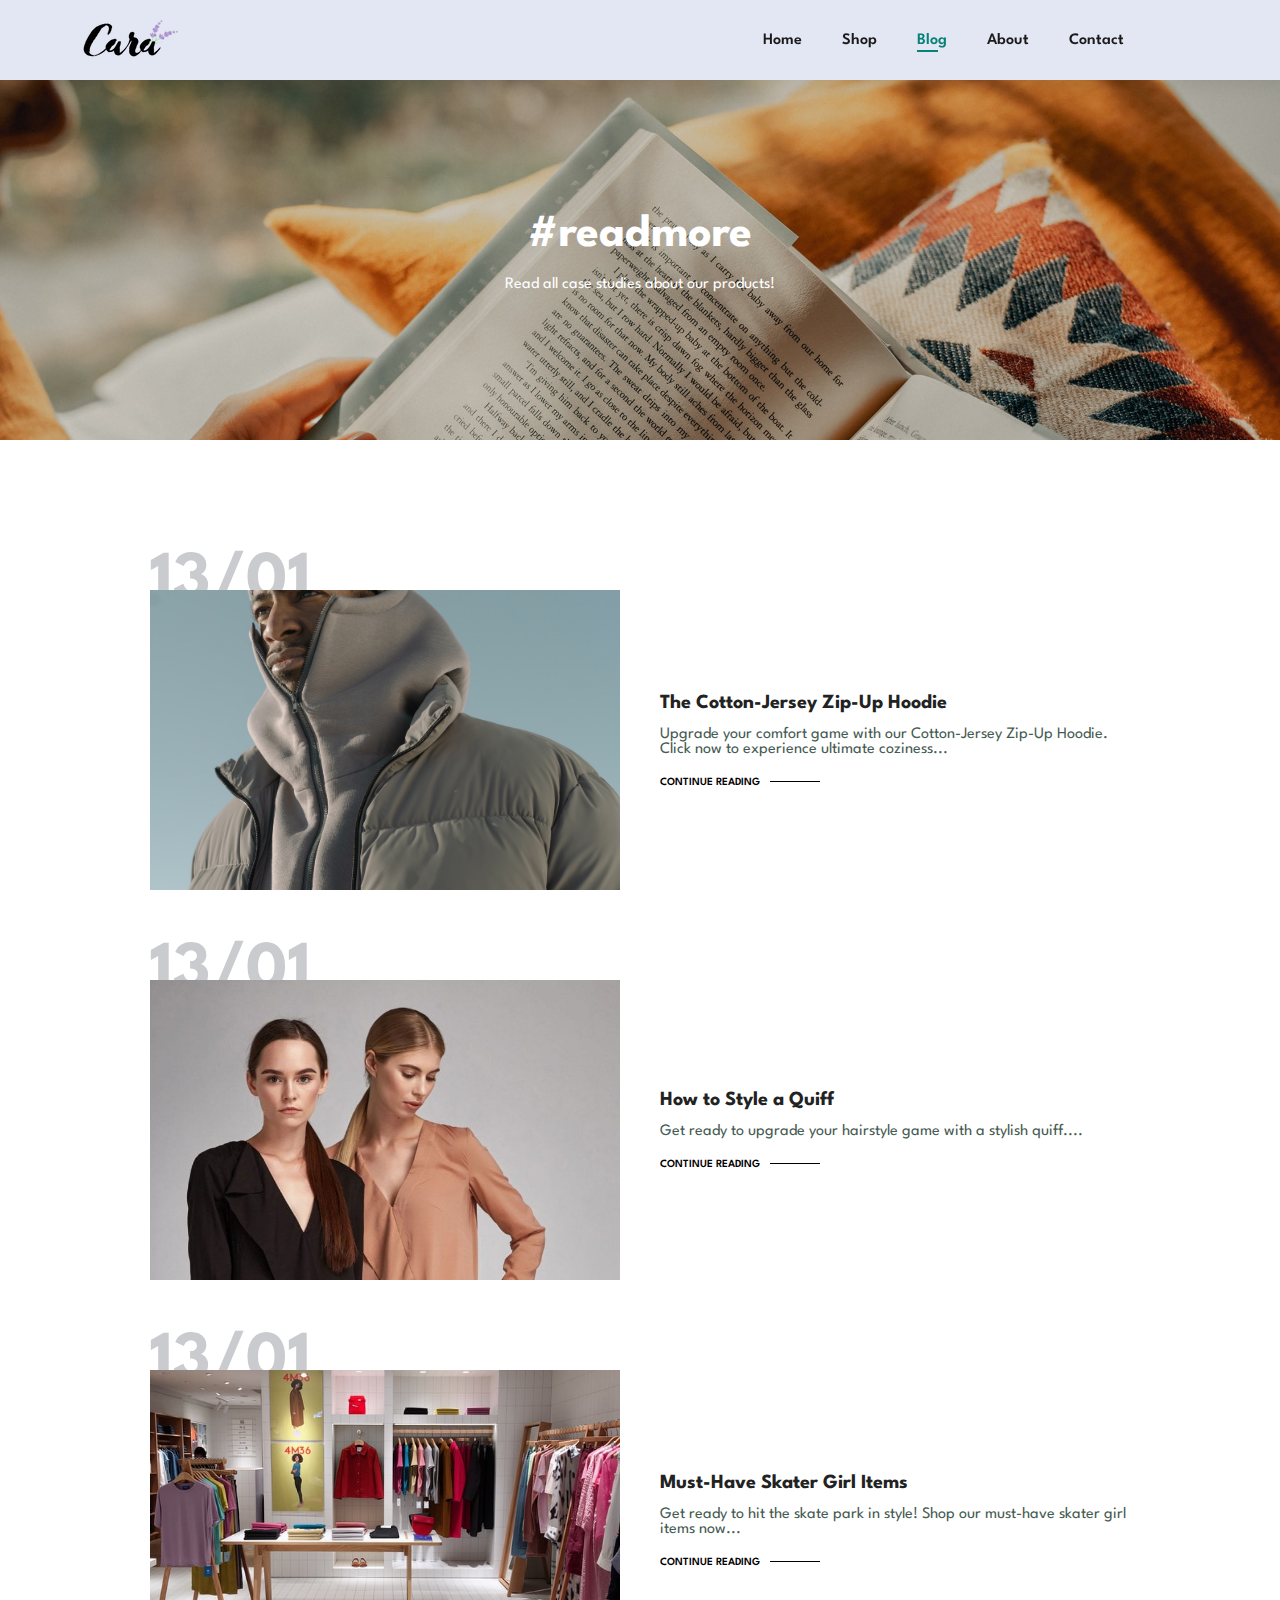
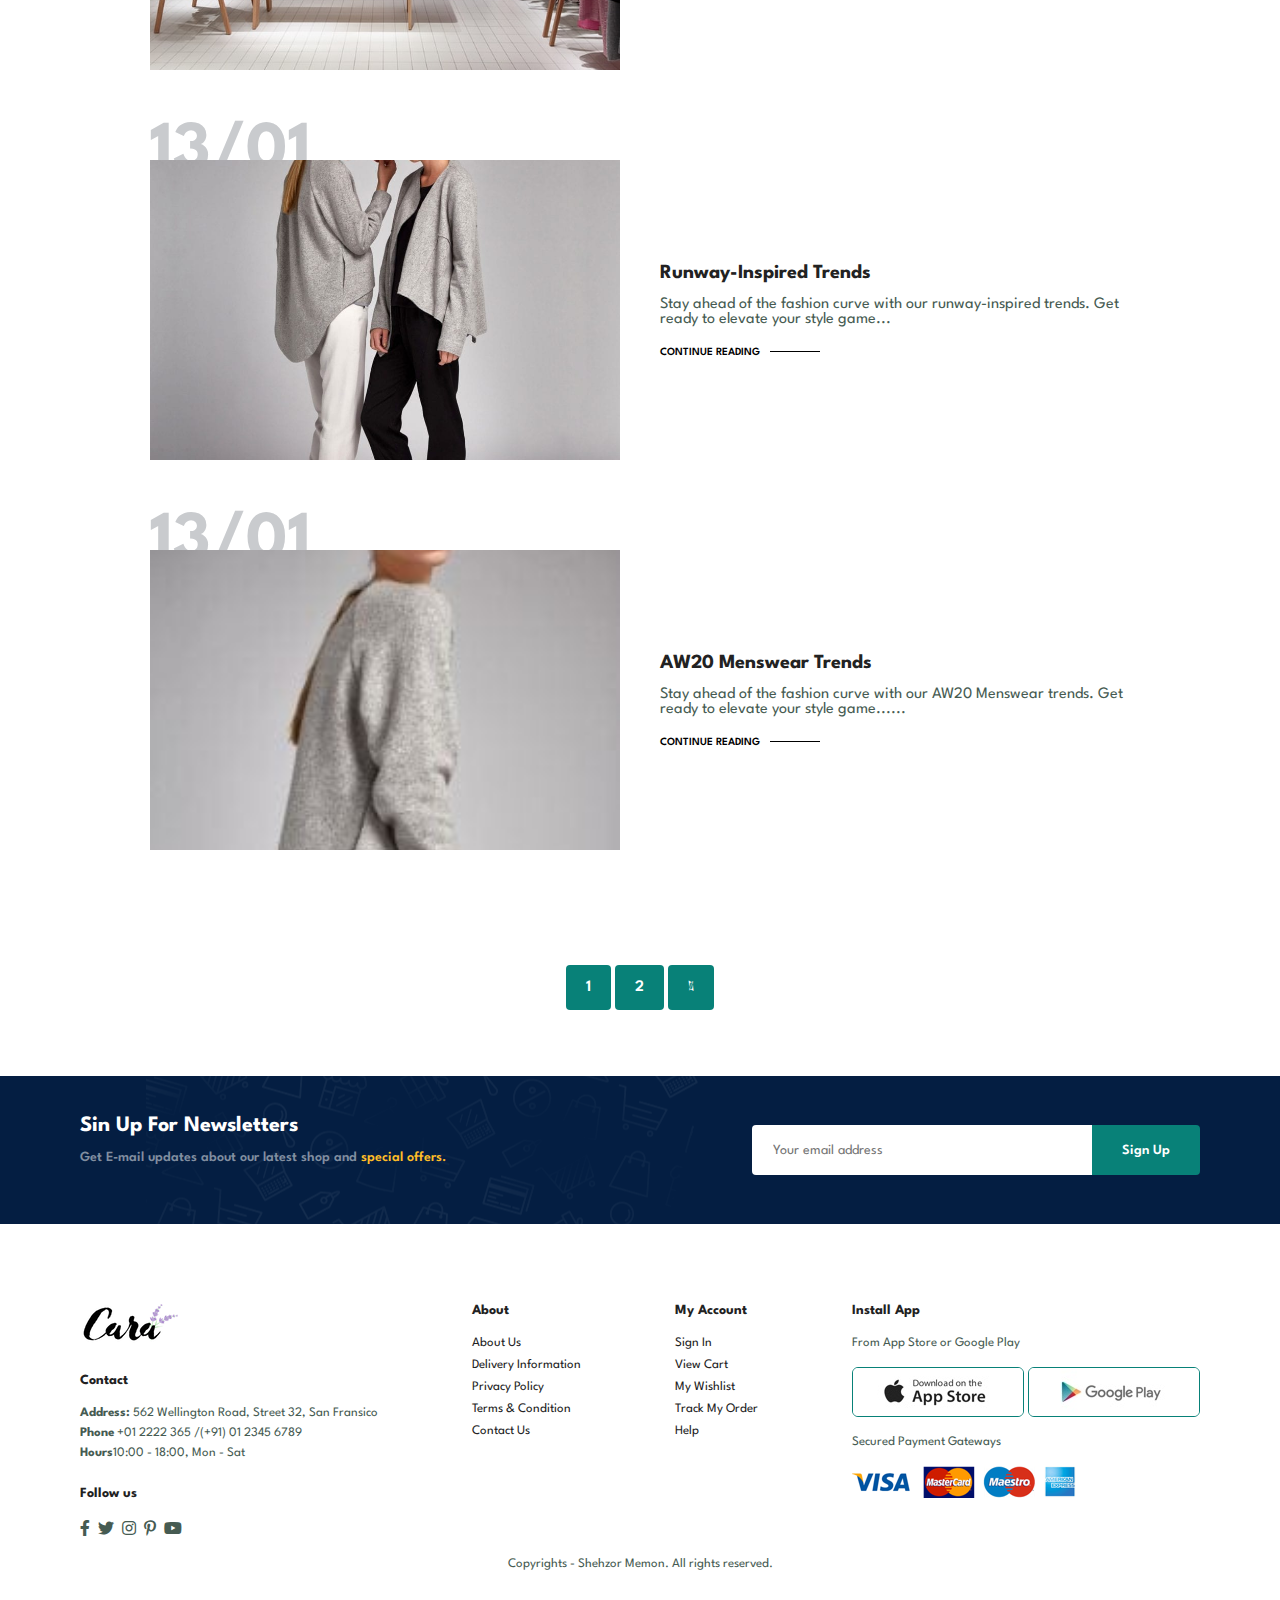
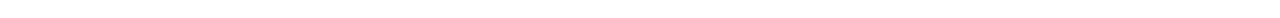
<file: Bootstrap_Project_Cara/cara/blog.html>
<html lang="en">
<head>
    <meta charset="UTF-8">
    <meta http-equiv="X-UA-Compatible" content="IE=edge">
    <meta name="viewport" content="width=device-width, initial-scale=1.0">
    <title>Ecommerce Website</title>
    <link rel="stylesheet" href="https://pro.fontawesome.com/releases/v5.10.0/css/all.css"/>
    <link rel="stylesheet" href="style.css">
    <link rel="icon" type="image/png" href="img/company_logo.png">
</head>
<body>
    <section id="header">
        <a href="#"><img src="img/logo.png" class="logo" alt=""></a>

        <div>
            <ul id="navbar">
                <li><a href="index.html">Home</a></li>
                <li><a href="shop.html">Shop</a></li>
                <li><a class="active" href="blog.html">Blog</a></li>
                <li><a href="about.html">About</a></li>
                <li><a href="contact.html">Contact</a></li>
                <li id="lg-bag"><a href="cart.html"><i class="far fa-shopping-bag"></i></a></li>
                <a href="#" id="close"><i class="far fa-times"></i></a>
            </ul>
        </div>
        <div id="mobile">
            <a href="cart.html"><i class="far fa-shopping-bag"></i></a>
            <i id="bar" class="fas fa-outdent"></i>
        </div>
    </section>

    <section id="page-header2" class="blog-header">
        
        <h2>#readmore</h2>
        <p>Read all case studies about our products!</p>
        
    </section>

    <section id="blog">
        <div class="blog-box">
            <div class="blog-img">
                <img src="img/blog/b1.jpg" alt="">
            </div>
            <div class="blog-details">
                <h4>The Cotton-Jersey Zip-Up Hoodie</h4>
                <p>Upgrade your comfort game with our Cotton-Jersey Zip-Up Hoodie. Click now to experience ultimate coziness...</p>
                <a href="#">CONTINUE READING</a>
            </div>
            <h1>13/01</h1>
        </div>

        <div class="blog-box">
            <div class="blog-img">
                <img src="img/blog/b2.jpg" alt="">
            </div>
            <div class="blog-details">
                <h4>How to Style a Quiff</h4>
                <p>Get ready to upgrade your hairstyle game with a stylish quiff....</p>
                <a href="#">CONTINUE READING</a>
            </div>
            <h1>13/01</h1>
        </div>

        <div class="blog-box">
            <div class="blog-img">
                <img src="img/blog/b3.jpg" alt="">
            </div>
            <div class="blog-details">
                <h4>Must-Have Skater Girl Items</h4>
                <p>Get ready to hit the skate park in style! Shop our must-have skater girl items now...</p>
                <a href="#">CONTINUE READING</a>
            </div>
            <h1>13/01</h1>
        </div>

        <div class="blog-box">
            <div class="blog-img">
                <img src="img/blog/b4.jpg" alt="">
            </div>
            <div class="blog-details">
                <h4>Runway-Inspired Trends</h4>
                <p>Stay ahead of the fashion curve with our runway-inspired trends. Get ready to elevate your style game...</p>
                <a href="#">CONTINUE READING</a>
            </div>
            <h1>13/01</h1>
        </div>

        <div class="blog-box">
            <div class="blog-img">
                <img src="img/blog/b5.jpg" alt="">
            </div>
            <div class="blog-details">
                <h4>AW20 Menswear Trends</h4>
                <p>Stay ahead of the fashion curve with our AW20 Menswear trends. Get ready to elevate your style game......</p>
                <a href="#">CONTINUE READING</a>
            </div>
            <h1>13/01</h1>
        </div>
    </section>

    <section id="pagination" class="section-p1">
        <a href="#">1</a>
        <a href="#">2</a>
        <a href="#"><i class="fal fa-long-arrow-alt-right"></i></a>
    </section>

    <section id="newsletter" class="section-p1 section-m1">
        <div class="newstext">
            <h4>Sin Up For Newsletters</h4>
            <p>Get E-mail updates about our latest shop and <span>special offers.</span></p>
        </div>
        <div class="form">
            <input type="text" placeholder="Your email address">
            <button class="normal">Sign Up</button>
        </div>
    </section>

    <footer class="section-p1">
        <div class="col">
            <img class="logo" src="img/logo.png" alt="">
            <h4>Contact</h4>
            <p><strong>Address:</strong> 562 Wellington Road, Street 32, San Fransico</p>
            <p><strong>Phone</strong> +01 2222 365 /(+91) 01 2345 6789</p>
            <p><strong>Hours</strong>10:00 - 18:00, Mon - Sat</p>
            <div class="follow">
                <h4>Follow us</h4>
                <div class="icon">
                    <i class="fab fa-facebook-f"></i>
                    <i class="fab fa-twitter"></i>
                    <i class="fab fa-instagram"></i>
                    <i class="fab fa-pinterest-p"></i>
                    <i class="fab fa-youtube"></i>
                </div>
            </div>
        </div>

        <div class="col">
            <h4>About</h4>
            <a href="#">About Us</a>
            <a href="#">Delivery Information</a>
            <a href="#">Privacy Policy</a>
            <a href="#">Terms & Condition</a>
            <a href="#">Contact Us</a>
        </div>

        <div class="col">
            <h4>My Account</h4>
            <a href="#">Sign In</a>
            <a href="#">View Cart</a>
            <a href="#">My Wishlist</a>
            <a href="#">Track My Order</a>
            <a href="#">Help</a>
        </div>

        <div class="col install">
            <h4>Install App</h4>
            <p>From App Store or Google Play</p>
            <div class="row">
                <img src="img/pay/app.jpg" alt="">
                <img src="img/pay/play.jpg" alt="">
            </div>
                <p>Secured Payment Gateways</p>
                <img src="img/pay/pay.png" alt="">
        </div>

        <div class="copyright">
            <p> Copyrights - Shehzor Memon. All rights reserved.</p>
        </div>
    </footer>

    <script src="script.js"></script>
</body>
</html>
</file>
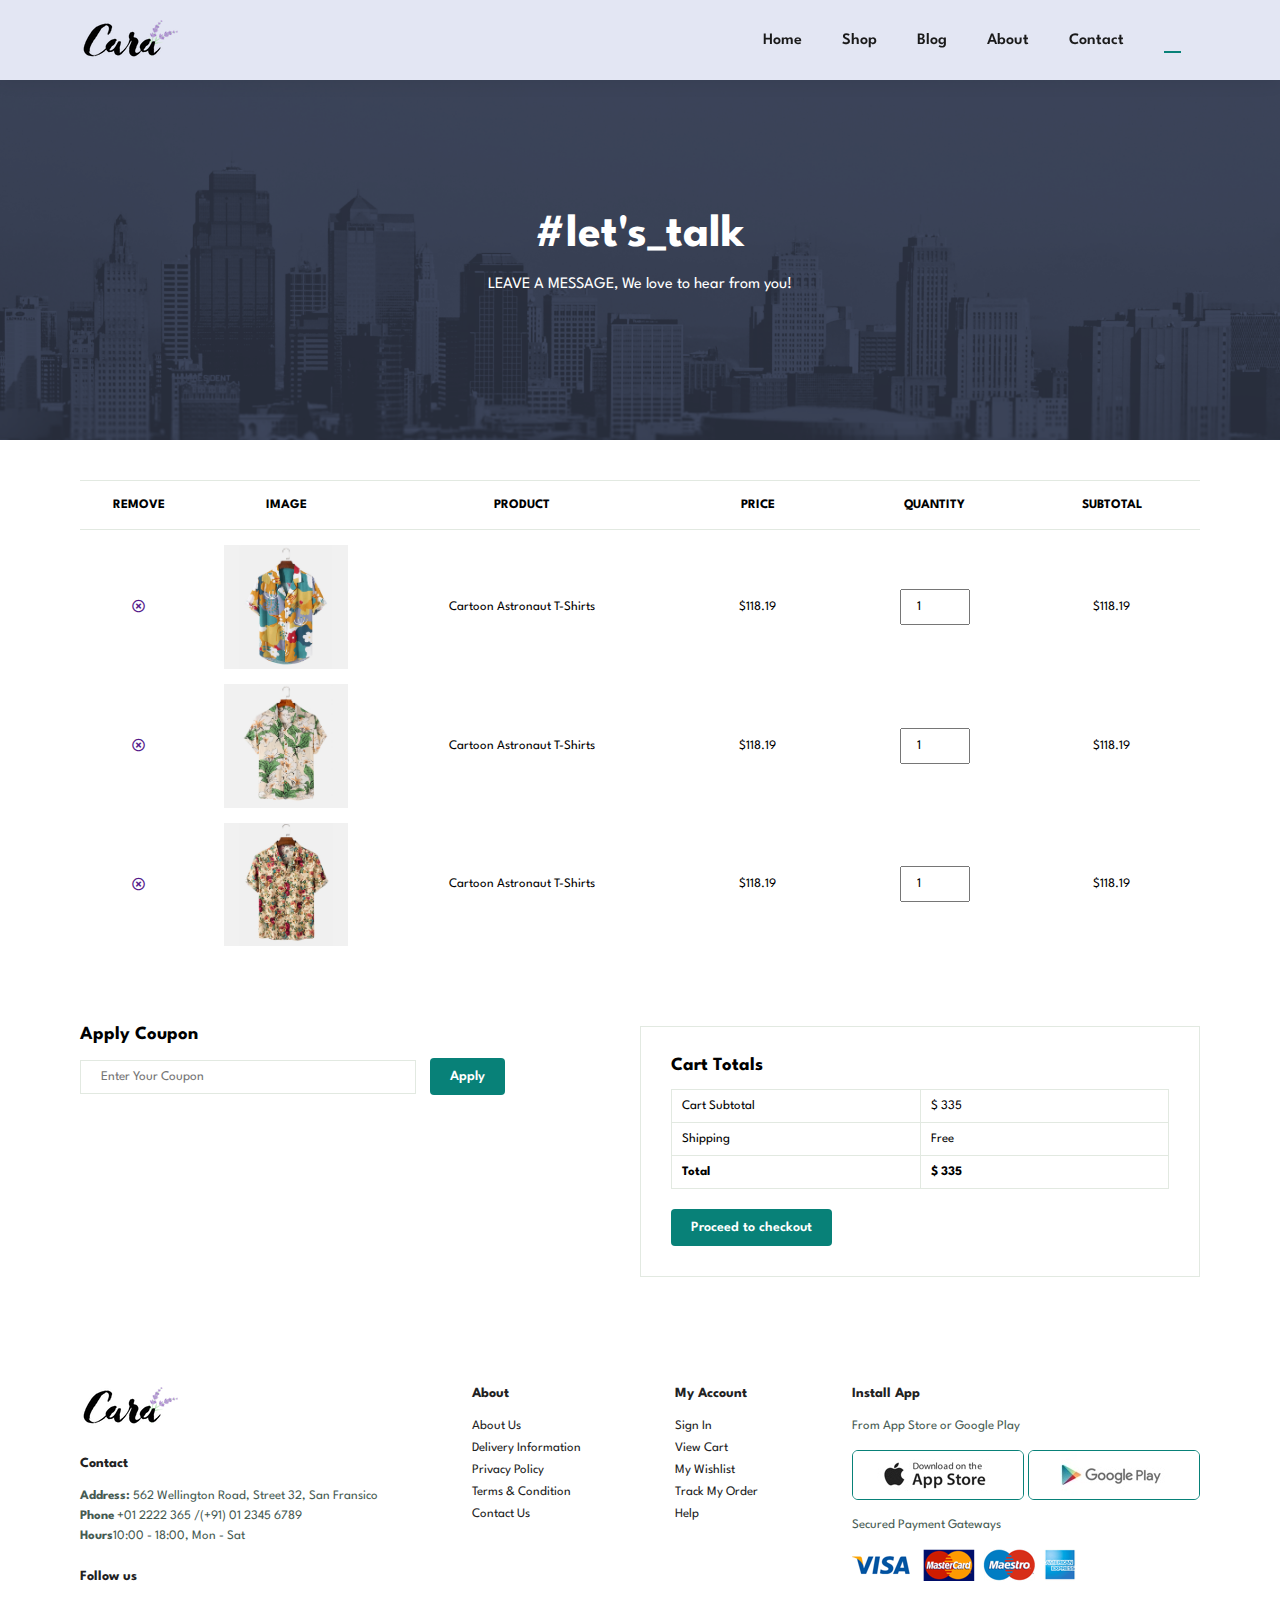
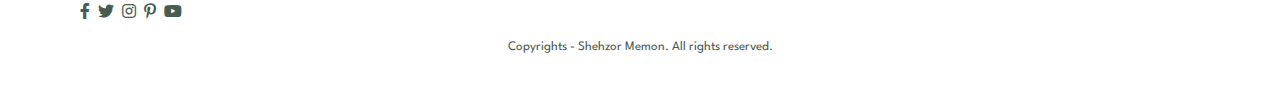
<file: Bootstrap_Project_Cara/cara/cart.html>
<html lang="en">
<head>
    <meta charset="UTF-8">
    <meta http-equiv="X-UA-Compatible" content="IE=edge">
    <meta name="viewport" content="width=device-width, initial-scale=1.0">
    <title>Ecommerce Website</title>
    <link rel="stylesheet" href="https://pro.fontawesome.com/releases/v5.10.0/css/all.css"/>
    <link rel="stylesheet" href="style.css">
    <link rel="icon" type="image/png" href="img/company_logo.png">
</head>
<body>
    <section id="header">
        <a href="#"><img src="img/logo.png" class="logo" alt=""></a>

        <div>
            <ul id="navbar">
                <li><a href="index.html">Home</a></li>
                <li><a href="shop.html">Shop</a></li>
                <li><a href="blog.html">Blog</a></li>
                <li><a href="about.html">About</a></li>
                <li><a href="contact.html">Contact</a></li>
                <li id="lg-bag"><a class="active" href="cart.html"><i class="far fa-shopping-bag"></i></a></li>
                <a href="#" id="close"><i class="far fa-times"></i></a>
            </ul>
        </div>
        <div id="mobile">
            <a href="cart.html"><i class="far fa-shopping-bag"></i></a>
            <i id="bar" class="fas fa-outdent"></i>
        </div>
    </section>

    <section id="page-header3" class="about-header">
        
        <h2>#let's_talk</h2>
        <p>LEAVE A MESSAGE, We love to hear from you!</p>
        
    </section>

    <section id="cart" class="section-p1">
        <table width="100%">
            <thead>
                <tr>
                    <td>Remove</td>
                    <td>Image</td>
                    <td>Product</td>
                    <td>Price</td>
                    <td>Quantity</td>
                    <td>Subtotal</td>
                </tr>
            </thead>
            <tbody>
                <tr>
                    <td><a href=""><i class="far fa-times-circle"></i></a></td>
                    <td><img src="img/products/f1.jpg" alt=""></td>
                    <td>Cartoon Astronaut T-Shirts</td>
                    <td>$118.19</td>
                    <td><input type="number" value="1"></td>
                    <td>$118.19</td>
                </tr>
                <tr>
                    <td><a href=""><i class="far fa-times-circle"></i></a></td>
                    <td><img src="img/products/f2.jpg" alt=""></td>
                    <td>Cartoon Astronaut T-Shirts</td>
                    <td>$118.19</td>
                    <td><input type="number" value="1"></td>
                    <td>$118.19</td>
                </tr>
                <tr>
                    <td><a href=""><i class="far fa-times-circle"></i></a></td>
                    <td><img src="img/products/f3.jpg" alt=""></td>
                    <td>Cartoon Astronaut T-Shirts</td>
                    <td>$118.19</td>
                    <td><input type="number" value="1"></td>
                    <td>$118.19</td>
                </tr>
            </tbody>
        </table>
    </section>

    <section id="cart-add" class="section-p1">
        <div id="coupon">
            <h3>Apply Coupon</h3>
            <div>
                <input type="text" placeholder="Enter Your Coupon">
                <button class="normal">Apply</button>
            </div>
        </div>

        <div id="subtotal">
            <h3>Cart Totals</h3>
            <table>
                <tr>
                    <td>Cart Subtotal</td>
                    <td>$ 335</td>
                </tr>
                <tr>
                    <td>Shipping</td>
                    <td>Free</td>
                </tr>
                <tr>
                    <td><strong>Total</strong></td>
                    <td><strong>$ 335</strong></td>
                </tr>
            </table>
            <button class="normal">Proceed to checkout</button>
        </div>
    </section>

    <footer class="section-p1">
        <div class="col">
            <img class="logo" src="img/logo.png" alt="">
            <h4>Contact</h4>
            <p><strong>Address:</strong> 562 Wellington Road, Street 32, San Fransico</p>
            <p><strong>Phone</strong> +01 2222 365 /(+91) 01 2345 6789</p>
            <p><strong>Hours</strong>10:00 - 18:00, Mon - Sat</p>
            <div class="follow">
                <h4>Follow us</h4>
                <div class="icon">
                    <i class="fab fa-facebook-f"></i>
                    <i class="fab fa-twitter"></i>
                    <i class="fab fa-instagram"></i>
                    <i class="fab fa-pinterest-p"></i>
                    <i class="fab fa-youtube"></i>
                </div>
            </div>
        </div>

        <div class="col">
            <h4>About</h4>
            <a href="#">About Us</a>
            <a href="#">Delivery Information</a>
            <a href="#">Privacy Policy</a>
            <a href="#">Terms & Condition</a>
            <a href="#">Contact Us</a>
        </div>

        <div class="col">
            <h4>My Account</h4>
            <a href="#">Sign In</a>
            <a href="#">View Cart</a>
            <a href="#">My Wishlist</a>
            <a href="#">Track My Order</a>
            <a href="#">Help</a>
        </div>

        <div class="col install">
            <h4>Install App</h4>
            <p>From App Store or Google Play</p>
            <div class="row">
                <img src="img/pay/app.jpg" alt="">
                <img src="img/pay/play.jpg" alt="">
            </div>
                <p>Secured Payment Gateways</p>
                <img src="img/pay/pay.png" alt="">
        </div>

        <div class="copyright">
            <p> Copyrights - Shehzor Memon. All rights reserved.</p>
        </div>
    </footer>

    <script src="script.js"></script>
</body>
</html>
</file>
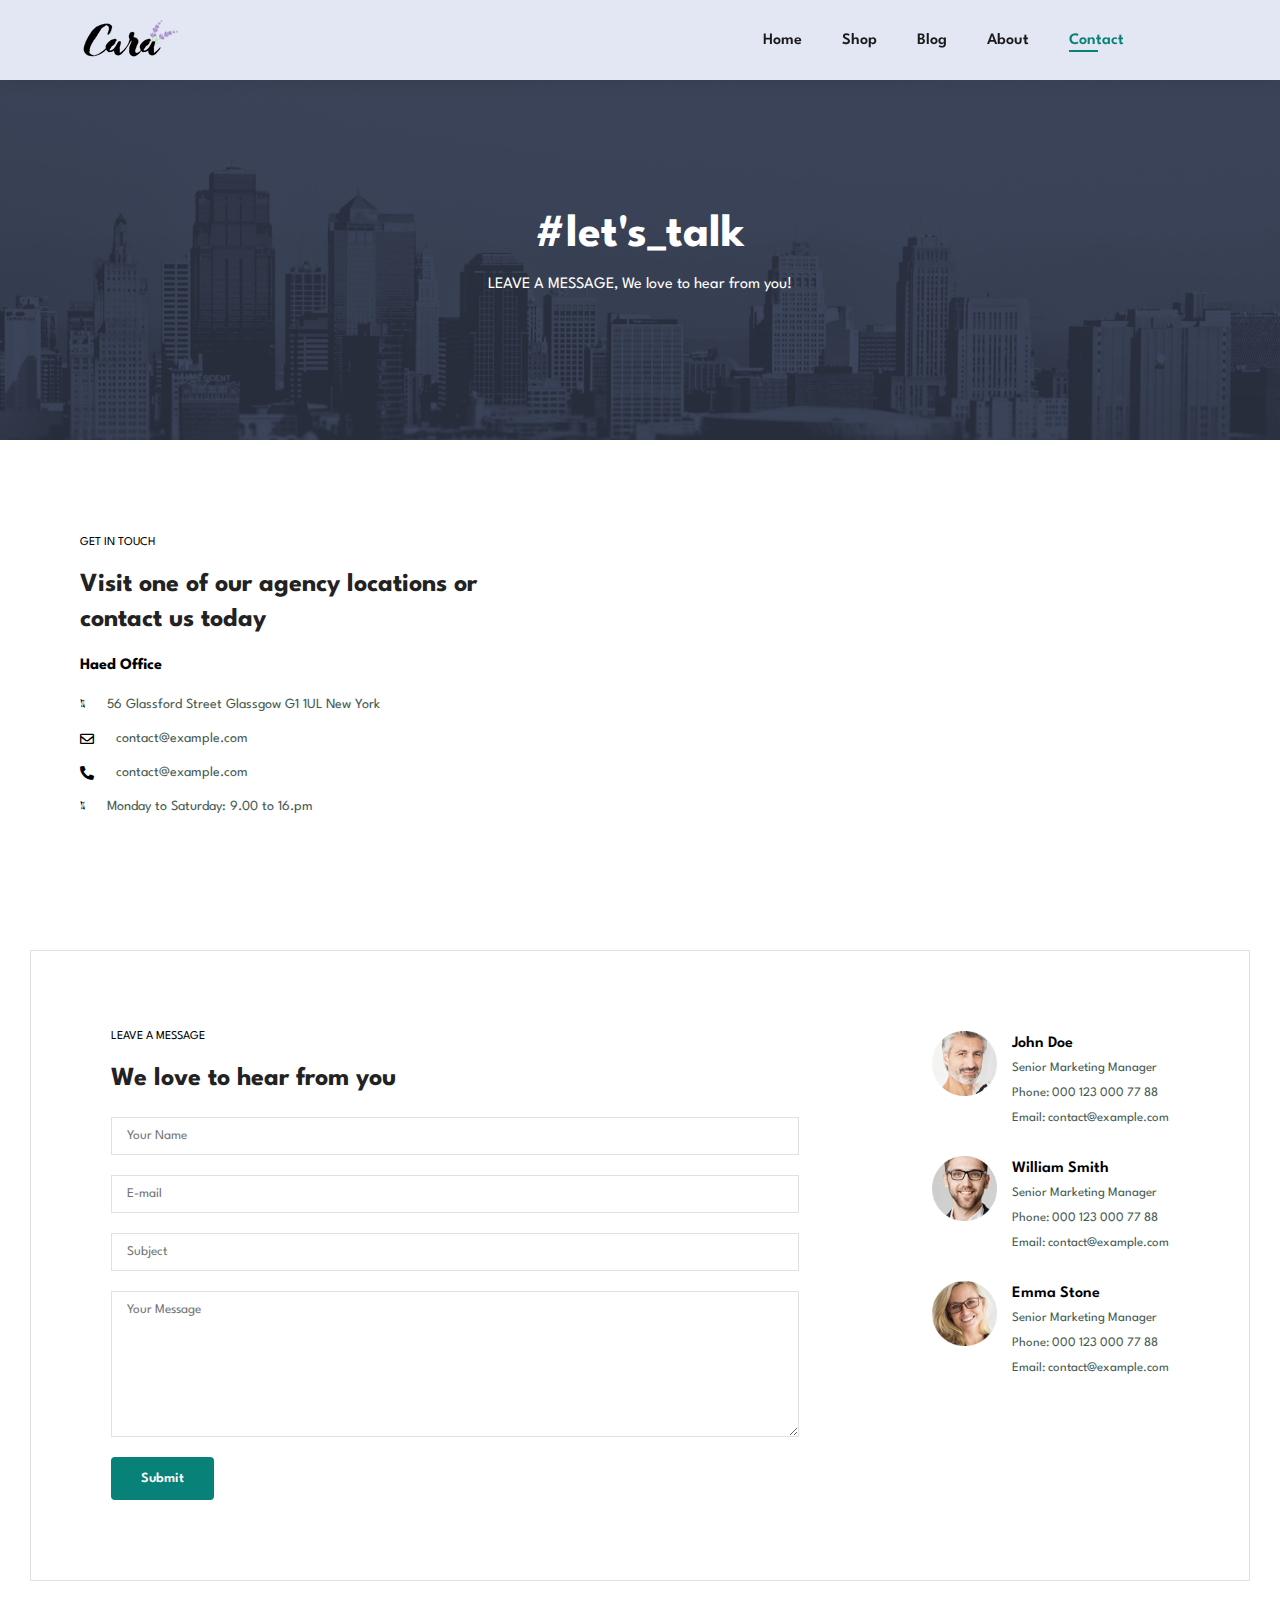
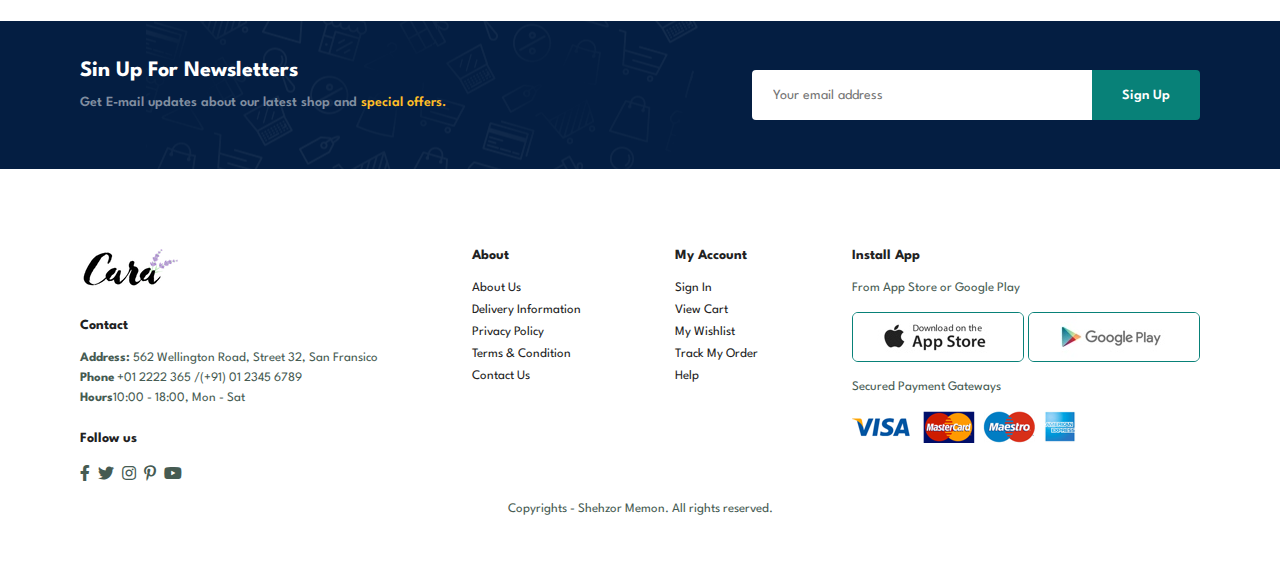
<file: Bootstrap_Project_Cara/cara/contact.html>
<html lang="en">
<head>
    <meta charset="UTF-8">
    <meta http-equiv="X-UA-Compatible" content="IE=edge">
    <meta name="viewport" content="width=device-width, initial-scale=1.0">
    <title>Ecommerce Website</title>
    <link rel="stylesheet" href="https://pro.fontawesome.com/releases/v5.10.0/css/all.css"/>
    <link rel="stylesheet" href="style.css">
    <link rel="icon" type="image/png" href="img/company_logo.png">
</head>
<body>
    <section id="header">
        <a href="#"><img src="img/logo.png" class="logo" alt=""></a>

        <div>
            <ul id="navbar">
                <li><a href="index.html">Home</a></li>
                <li><a href="shop.html">Shop</a></li>
                <li><a href="blog.html">Blog</a></li>
                <li><a href="about.html">About</a></li>
                <li><a class="active" href="contact.html">Contact</a></li>
                <li id="lg-bag"><a href="cart.html"><i class="far fa-shopping-bag"></i></a></li>
                <a href="#" id="close"><i class="far fa-times"></i></a>
            </ul>
        </div>
        <div id="mobile">
            <a href="cart.html"><i class="far fa-shopping-bag"></i></a>
            <i id="bar" class="fas fa-outdent"></i>
        </div>
    </section>

    <section id="page-header3" class="about-header">
        
        <h2>#let's_talk</h2>
        <p>LEAVE A MESSAGE, We love to hear from you!</p>
        
    </section>

    <section id="contact-details" class="section-p1">
        <div class="details">
            <span>GET IN TOUCH</span>
            <h2>Visit one of our agency locations or contact us today</h2>
            <h3>Haed Office</h3>
            <div>
                <li>
                    <i class="fal fa-map"></i>
                    <p>56 Glassford Street Glassgow G1 1UL New York</p>
                </li>
                <li>
                    <i class="far fa-envelope"></i>
                    <p>contact@example.com</p>
                </li><li>
                    <i class="fas fa-phone-alt"></i>
                    <p>contact@example.com</p>
                </li>
                <li>
                    <i class="fal fa-clock"></i>
                    <p>Monday to Saturday: 9.00 to 16.pm</p>
                </li>
            </div>
        </div>

        <div class="map">
            <iframe src="https://www.google.com/maps/embed?pb=!1m18!1m12!1m3!1d230696.12653475706!2d68.22681707720528!3d25.383815379210176!2m3!1f0!2f0!3f0!3m2!1i1024!2i768!4f13.1!3m3!1m2!1s0x394c70f6d444f3c3%3A0xc00bbc183d41e285!2sHyderabad%2C%20Sindh%2C%20Pakistan!5e0!3m2!1sen!2s!4v1667581150444!5m2!1sen!2s" width="600" height="450" style="border:0;" allowfullscreen="" loading="lazy" referrerpolicy="no-referrer-when-downgrade"></iframe>
        </div>
    </section>

    <section id="form-details">
        <form action="">
            <span>LEAVE A MESSAGE</span>
            <h2>We love to hear from you</h2>
            <input type="text" placeholder="Your Name">
            <input type="text" placeholder="E-mail">
            <input type="text" placeholder="Subject">
            <textarea name="" id="" cols="30" rows="10" placeholder="Your Message"></textarea>
            <button class="normal">Submit</button>
        </form>

        <div class="people">
            <div>
                <img src="img/people/1.png" alt="">
                <p><span>John Doe</span> Senior Marketing Manager <br> Phone: 000 123 000 77 88 <br> Email: contact@example.com</p>
            </div>
            <div>
                <img src="img/people/2.png" alt="">
                <p><span>William Smith</span> Senior Marketing Manager <br> Phone: 000 123 000 77 88 <br> Email: contact@example.com</p>
            </div>
            <div>
                <img src="img/people/3.png" alt="">
                <p><span>Emma Stone</span> Senior Marketing Manager <br> Phone: 000 123 000 77 88 <br> Email: contact@example.com</p>
            </div>
        </div>
    </section>

    <section id="newsletter" class="section-p1 section-m1">
        <div class="newstext">
            <h4>Sin Up For Newsletters</h4>
            <p>Get E-mail updates about our latest shop and <span>special offers.</span></p>
        </div>
        <div class="form">
            <input type="text" placeholder="Your email address">
            <button class="normal">Sign Up</button>
        </div>
    </section>

    <footer class="section-p1">
        <div class="col">
            <img class="logo" src="img/logo.png" alt="">
            <h4>Contact</h4>
            <p><strong>Address:</strong> 562 Wellington Road, Street 32, San Fransico</p>
            <p><strong>Phone</strong> +01 2222 365 /(+91) 01 2345 6789</p>
            <p><strong>Hours</strong>10:00 - 18:00, Mon - Sat</p>
            <div class="follow">
                <h4>Follow us</h4>
                <div class="icon">
                    <i class="fab fa-facebook-f"></i>
                    <i class="fab fa-twitter"></i>
                    <i class="fab fa-instagram"></i>
                    <i class="fab fa-pinterest-p"></i>
                    <i class="fab fa-youtube"></i>
                </div>
            </div>
        </div>

        <div class="col">
            <h4>About</h4>
            <a href="#">About Us</a>
            <a href="#">Delivery Information</a>
            <a href="#">Privacy Policy</a>
            <a href="#">Terms & Condition</a>
            <a href="#">Contact Us</a>
        </div>

        <div class="col">
            <h4>My Account</h4>
            <a href="#">Sign In</a>
            <a href="#">View Cart</a>
            <a href="#">My Wishlist</a>
            <a href="#">Track My Order</a>
            <a href="#">Help</a>
        </div>

        <div class="col install">
            <h4>Install App</h4>
            <p>From App Store or Google Play</p>
            <div class="row">
                <img src="img/pay/app.jpg" alt="">
                <img src="img/pay/play.jpg" alt="">
            </div>
                <p>Secured Payment Gateways</p>
                <img src="img/pay/pay.png" alt="">
        </div>

        <div class="copyright">
            <p> Copyrights - Shehzor Memon. All rights reserved.</p>
        </div>
    </footer>

    <script src="script.js"></script>
</body>
</html>
</file>
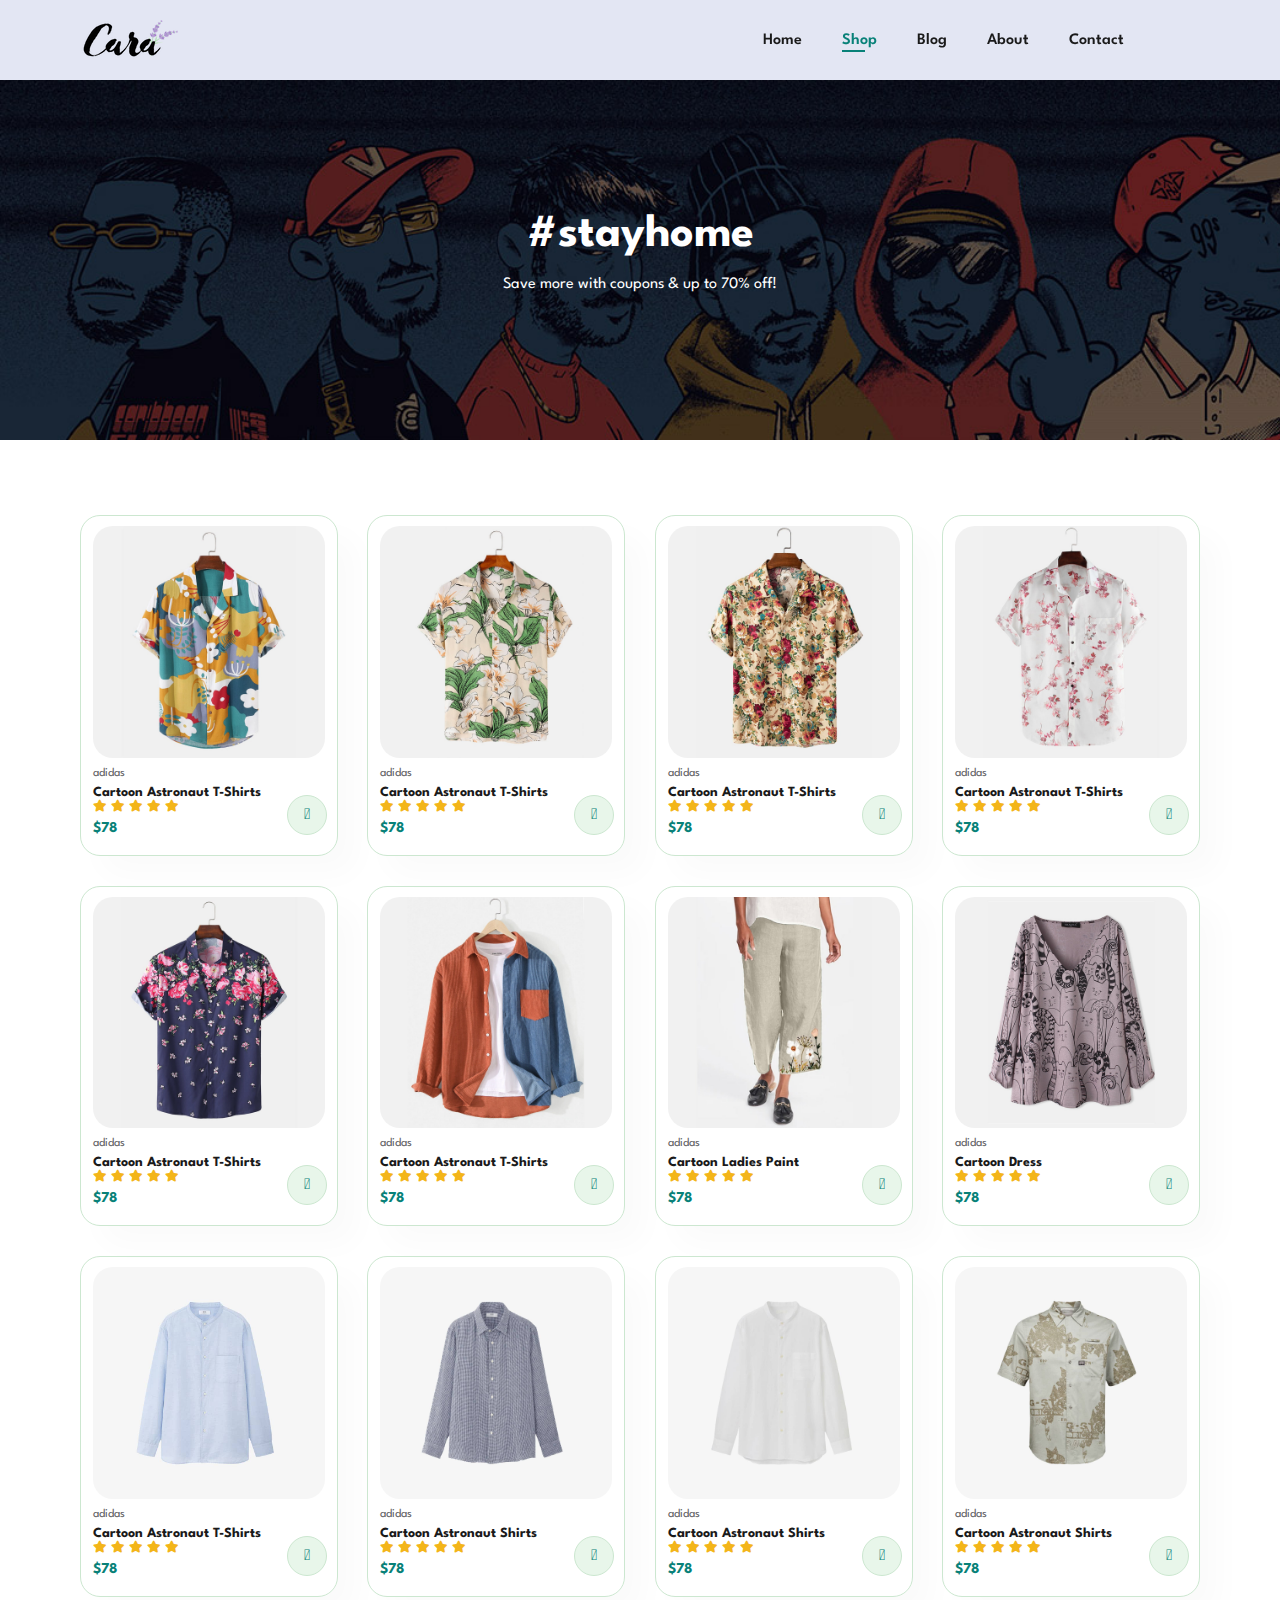
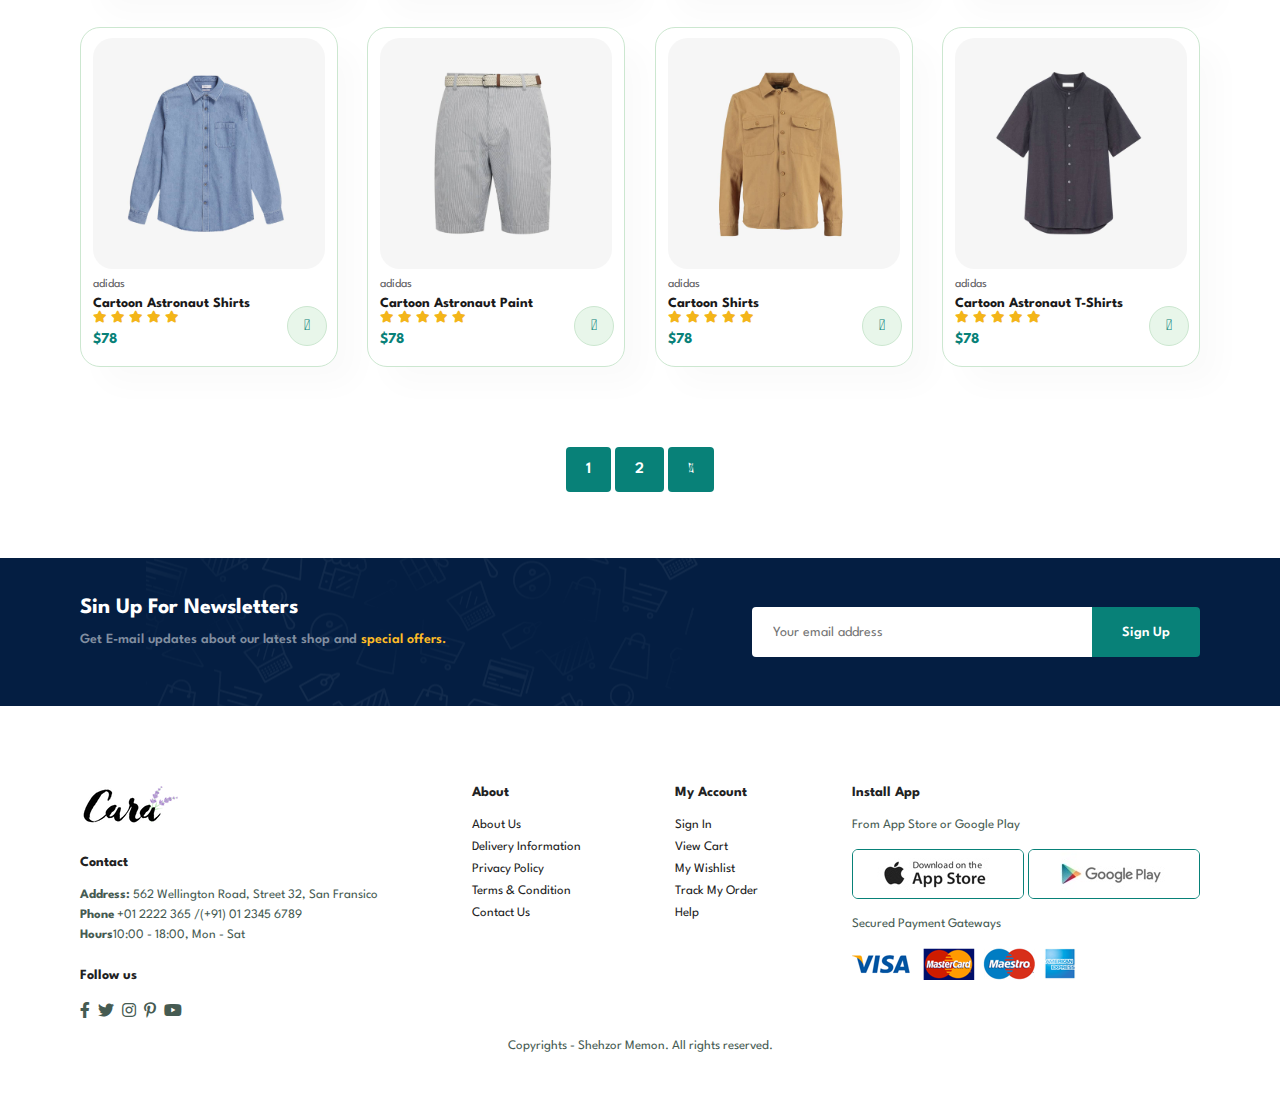
<file: Bootstrap_Project_Cara/cara/shop.html>
<html lang="en">
<head>
    <meta charset="UTF-8">
    <meta http-equiv="X-UA-Compatible" content="IE=edge">
    <meta name="viewport" content="width=device-width, initial-scale=1.0">
    <title>Ecommerce Website</title>
    <link rel="stylesheet" href="https://pro.fontawesome.com/releases/v5.10.0/css/all.css"/>
    <link rel="stylesheet" href="style.css">
    <link rel="icon" type="image/png" href="img/company_logo.png">
</head>
<body>
    <section id="header">
        <a href="#"><img src="img/logo.png" class="logo" alt=""></a>

        <div>
            <ul id="navbar">
                <li><a href="index.html">Home</a></li>
                <li><a class="active" href="shop.html">Shop</a></li>
                <li><a href="blog.html">Blog</a></li>
                <li><a href="about.html">About</a></li>
                <li><a href="contact.html">Contact</a></li>
                <li id="lg-bag"><a href="cart.html"><i class="far fa-shopping-bag"></i></a></li>
                <a href="#" id="close"><i class="far fa-times"></i></a>
            </ul>
        </div>
        <div id="mobile">
            <a href="cart.html"><i class="far fa-shopping-bag"></i></a>
            <i id="bar" class="fas fa-outdent"></i>
        </div>
    </section>

    <section id="page-header">
        
        <h2>#stayhome</h2>
        <p>Save more with coupons & up to 70% off!</p>
        
    </section>

    <section id="product1" class="section-p1">

        <div class="pro-container">
            <div class="pro" onclick="window.location.href='sproduct.html';">
                <img src="img/products/f1.jpg" alt="">
                <div class="des">
                    <span>adidas</span>
                    <h5>Cartoon Astronaut T-Shirts</h5>
                    <div class="star">
                        <i class="fas fa-star"></i>
                        <i class="fas fa-star"></i>
                        <i class="fas fa-star"></i>
                        <i class="fas fa-star"></i>
                        <i class="fas fa-star"></i>
                    </div>
                    <h4>$78</h4>
                </div>
                <a href="#"><i class="fal fa-shopping-cart cart"></i></a>
            </div>

            <div class="pro">
                <img src="img/products/f2.jpg" alt="">
                <div class="des">
                    <span>adidas</span>
                    <h5>Cartoon Astronaut T-Shirts</h5>
                    <div class="star">
                        <i class="fas fa-star"></i>
                        <i class="fas fa-star"></i>
                        <i class="fas fa-star"></i>
                        <i class="fas fa-star"></i>
                        <i class="fas fa-star"></i>
                    </div>
                    <h4>$78</h4>
                </div>
                <a href="#"><i class="fal fa-shopping-cart cart"></i></a>
            </div>

            <div class="pro">
                <img src="img/products/f3.jpg" alt="">
                <div class="des">
                    <span>adidas</span>
                    <h5>Cartoon Astronaut T-Shirts</h5>
                    <div class="star">
                        <i class="fas fa-star"></i>
                        <i class="fas fa-star"></i>
                        <i class="fas fa-star"></i>
                        <i class="fas fa-star"></i>
                        <i class="fas fa-star"></i>
                    </div>
                    <h4>$78</h4>
                </div>
                <a href="#"><i class="fal fa-shopping-cart cart"></i></a>
            </div>

            <div class="pro">
                <img src="img/products/f4.jpg" alt="">
                <div class="des">
                    <span>adidas</span>
                    <h5>Cartoon Astronaut T-Shirts</h5>
                    <div class="star">
                        <i class="fas fa-star"></i>
                        <i class="fas fa-star"></i>
                        <i class="fas fa-star"></i>
                        <i class="fas fa-star"></i>
                        <i class="fas fa-star"></i>
                    </div>
                    <h4>$78</h4>
                </div>
                <a href="#"><i class="fal fa-shopping-cart cart"></i></a>
            </div>

            <div class="pro">
                <img src="img/products/f5.jpg" alt="">
                <div class="des">
                    <span>adidas</span>
                    <h5>Cartoon Astronaut T-Shirts</h5>
                    <div class="star">
                        <i class="fas fa-star"></i>
                        <i class="fas fa-star"></i>
                        <i class="fas fa-star"></i>
                        <i class="fas fa-star"></i>
                        <i class="fas fa-star"></i>
                    </div>
                    <h4>$78</h4>
                </div>
                <a href="#"><i class="fal fa-shopping-cart cart"></i></a>
            </div>

            <div class="pro">
                <img src="img/products/f6.jpg" alt="">
                <div class="des">
                    <span>adidas</span>
                    <h5>Cartoon Astronaut T-Shirts</h5>
                    <div class="star">
                        <i class="fas fa-star"></i>
                        <i class="fas fa-star"></i>
                        <i class="fas fa-star"></i>
                        <i class="fas fa-star"></i>
                        <i class="fas fa-star"></i>
                    </div>
                    <h4>$78</h4>
                </div>
                <a href="#"><i class="fal fa-shopping-cart cart"></i></a>
            </div>

            <div class="pro">
                <img src="img/products/f7.jpg" alt="">
                <div class="des">
                    <span>adidas</span>
                    <h5>Cartoon Ladies Paint</h5>
                    <div class="star">
                        <i class="fas fa-star"></i>
                        <i class="fas fa-star"></i>
                        <i class="fas fa-star"></i>
                        <i class="fas fa-star"></i>
                        <i class="fas fa-star"></i>
                    </div>
                    <h4>$78</h4>
                </div>
                <a href="#"><i class="fal fa-shopping-cart cart"></i></a>
            </div>

            <div class="pro">
                <img src="img/products/f8.jpg" alt="">
                <div class="des">
                    <span>adidas</span>
                    <h5>Cartoon Dress</h5>
                    <div class="star">
                        <i class="fas fa-star"></i>
                        <i class="fas fa-star"></i>
                        <i class="fas fa-star"></i>
                        <i class="fas fa-star"></i>
                        <i class="fas fa-star"></i>
                    </div>
                    <h4>$78</h4>
                </div>
                <a href="#"><i class="fal fa-shopping-cart cart"></i></a>
            </div>
       
            <div class="pro">
                <img src="img/products/n1.jpg" alt="">
                <div class="des">
                    <span>adidas</span>
                    <h5>Cartoon Astronaut T-Shirts</h5>
                    <div class="star">
                        <i class="fas fa-star"></i>
                        <i class="fas fa-star"></i>
                        <i class="fas fa-star"></i>
                        <i class="fas fa-star"></i>
                        <i class="fas fa-star"></i>
                    </div>
                    <h4>$78</h4>
                </div>
                <a href="#"><i class="fal fa-shopping-cart cart"></i></a>
            </div>

            <div class="pro">
                <img src="img/products/n2.jpg" alt="">
                <div class="des">
                    <span>adidas</span>
                    <h5>Cartoon Astronaut Shirts</h5>
                    <div class="star">
                        <i class="fas fa-star"></i>
                        <i class="fas fa-star"></i>
                        <i class="fas fa-star"></i>
                        <i class="fas fa-star"></i>
                        <i class="fas fa-star"></i>
                    </div>
                    <h4>$78</h4>
                </div>
                <a href="#"><i class="fal fa-shopping-cart cart"></i></a>
            </div>

            <div class="pro">
                <img src="img/products/n3.jpg" alt="">
                <div class="des">
                    <span>adidas</span>
                    <h5>Cartoon Astronaut Shirts</h5>
                    <div class="star">
                        <i class="fas fa-star"></i>
                        <i class="fas fa-star"></i>
                        <i class="fas fa-star"></i>
                        <i class="fas fa-star"></i>
                        <i class="fas fa-star"></i>
                    </div>
                    <h4>$78</h4>
                </div>
                <a href="#"><i class="fal fa-shopping-cart cart"></i></a>
            </div>

            <div class="pro">
                <img src="img/products/n4.jpg" alt="">
                <div class="des">
                    <span>adidas</span>
                    <h5>Cartoon Astronaut Shirts</h5>
                    <div class="star">
                        <i class="fas fa-star"></i>
                        <i class="fas fa-star"></i>
                        <i class="fas fa-star"></i>
                        <i class="fas fa-star"></i>
                        <i class="fas fa-star"></i>
                    </div>
                    <h4>$78</h4>
                </div>
                <a href="#"><i class="fal fa-shopping-cart cart"></i></a>
            </div>

            <div class="pro">
                <img src="img/products/n5.jpg" alt="">
                <div class="des">
                    <span>adidas</span>
                    <h5>Cartoon Astronaut Shirts</h5>
                    <div class="star">
                        <i class="fas fa-star"></i>
                        <i class="fas fa-star"></i>
                        <i class="fas fa-star"></i>
                        <i class="fas fa-star"></i>
                        <i class="fas fa-star"></i>
                    </div>
                    <h4>$78</h4>
                </div>
                <a href="#"><i class="fal fa-shopping-cart cart"></i></a>
            </div>

            <div class="pro">
                <img src="img/products/n6.jpg" alt="">
                <div class="des">
                    <span>adidas</span>
                    <h5>Cartoon Astronaut Paint</h5>
                    <div class="star">
                        <i class="fas fa-star"></i>
                        <i class="fas fa-star"></i>
                        <i class="fas fa-star"></i>
                        <i class="fas fa-star"></i>
                        <i class="fas fa-star"></i>
                    </div>
                    <h4>$78</h4>
                </div>
                <a href="#"><i class="fal fa-shopping-cart cart"></i></a>
            </div>

            <div class="pro">
                <img src="img/products/n7.jpg" alt="">
                <div class="des">
                    <span>adidas</span>
                    <h5>Cartoon Shirts</h5>
                    <div class="star">
                        <i class="fas fa-star"></i>
                        <i class="fas fa-star"></i>
                        <i class="fas fa-star"></i>
                        <i class="fas fa-star"></i>
                        <i class="fas fa-star"></i>
                    </div>
                    <h4>$78</h4>
                </div>
                <a href="#"><i class="fal fa-shopping-cart cart"></i></a>
            </div>

            <div class="pro">
                <img src="img/products/n8.jpg" alt="">
                <div class="des">
                    <span>adidas</span>
                    <h5>Cartoon Astronaut T-Shirts</h5>
                    <div class="star">
                        <i class="fas fa-star"></i>
                        <i class="fas fa-star"></i>
                        <i class="fas fa-star"></i>
                        <i class="fas fa-star"></i>
                        <i class="fas fa-star"></i>
                    </div>
                    <h4>$78</h4>
                </div>
                <a href="#"><i class="fal fa-shopping-cart cart"></i></a>
            </div>
        </div>
    </section>

    <section id="pagination" class="section-p1">
        <a href="#">1</a>
        <a href="#">2</a>
        <a href="#"><i class="fal fa-long-arrow-alt-right"></i></a>
    </section>

    <section id="newsletter" class="section-p1 section-m1">
        <div class="newstext">
            <h4>Sin Up For Newsletters</h4>
            <p>Get E-mail updates about our latest shop and <span>special offers.</span></p>
        </div>
        <div class="form">
            <input type="text" placeholder="Your email address">
            <button class="normal">Sign Up</button>
        </div>
    </section>

    <footer class="section-p1">
        <div class="col">
            <img class="logo" src="img/logo.png" alt="">
            <h4>Contact</h4>
            <p><strong>Address:</strong> 562 Wellington Road, Street 32, San Fransico</p>
            <p><strong>Phone</strong> +01 2222 365 /(+91) 01 2345 6789</p>
            <p><strong>Hours</strong>10:00 - 18:00, Mon - Sat</p>
            <div class="follow">
                <h4>Follow us</h4>
                <div class="icon">
                    <i class="fab fa-facebook-f"></i>
                    <i class="fab fa-twitter"></i>
                    <i class="fab fa-instagram"></i>
                    <i class="fab fa-pinterest-p"></i>
                    <i class="fab fa-youtube"></i>
                </div>
            </div>
        </div>

        <div class="col">
            <h4>About</h4>
            <a href="#">About Us</a>
            <a href="#">Delivery Information</a>
            <a href="#">Privacy Policy</a>
            <a href="#">Terms & Condition</a>
            <a href="#">Contact Us</a>
        </div>

        <div class="col">
            <h4>My Account</h4>
            <a href="#">Sign In</a>
            <a href="#">View Cart</a>
            <a href="#">My Wishlist</a>
            <a href="#">Track My Order</a>
            <a href="#">Help</a>
        </div>

        <div class="col install">
            <h4>Install App</h4>
            <p>From App Store or Google Play</p>
            <div class="row">
                <img src="img/pay/app.jpg" alt="">
                <img src="img/pay/play.jpg" alt="">
            </div>
                <p>Secured Payment Gateways</p>
                <img src="img/pay/pay.png" alt="">
        </div>

        <div class="copyright">
            <p> Copyrights - Shehzor Memon. All rights reserved.</p>
        </div>
    </footer>

    <script src="script.js"></script>
</body>
</html>
</file>
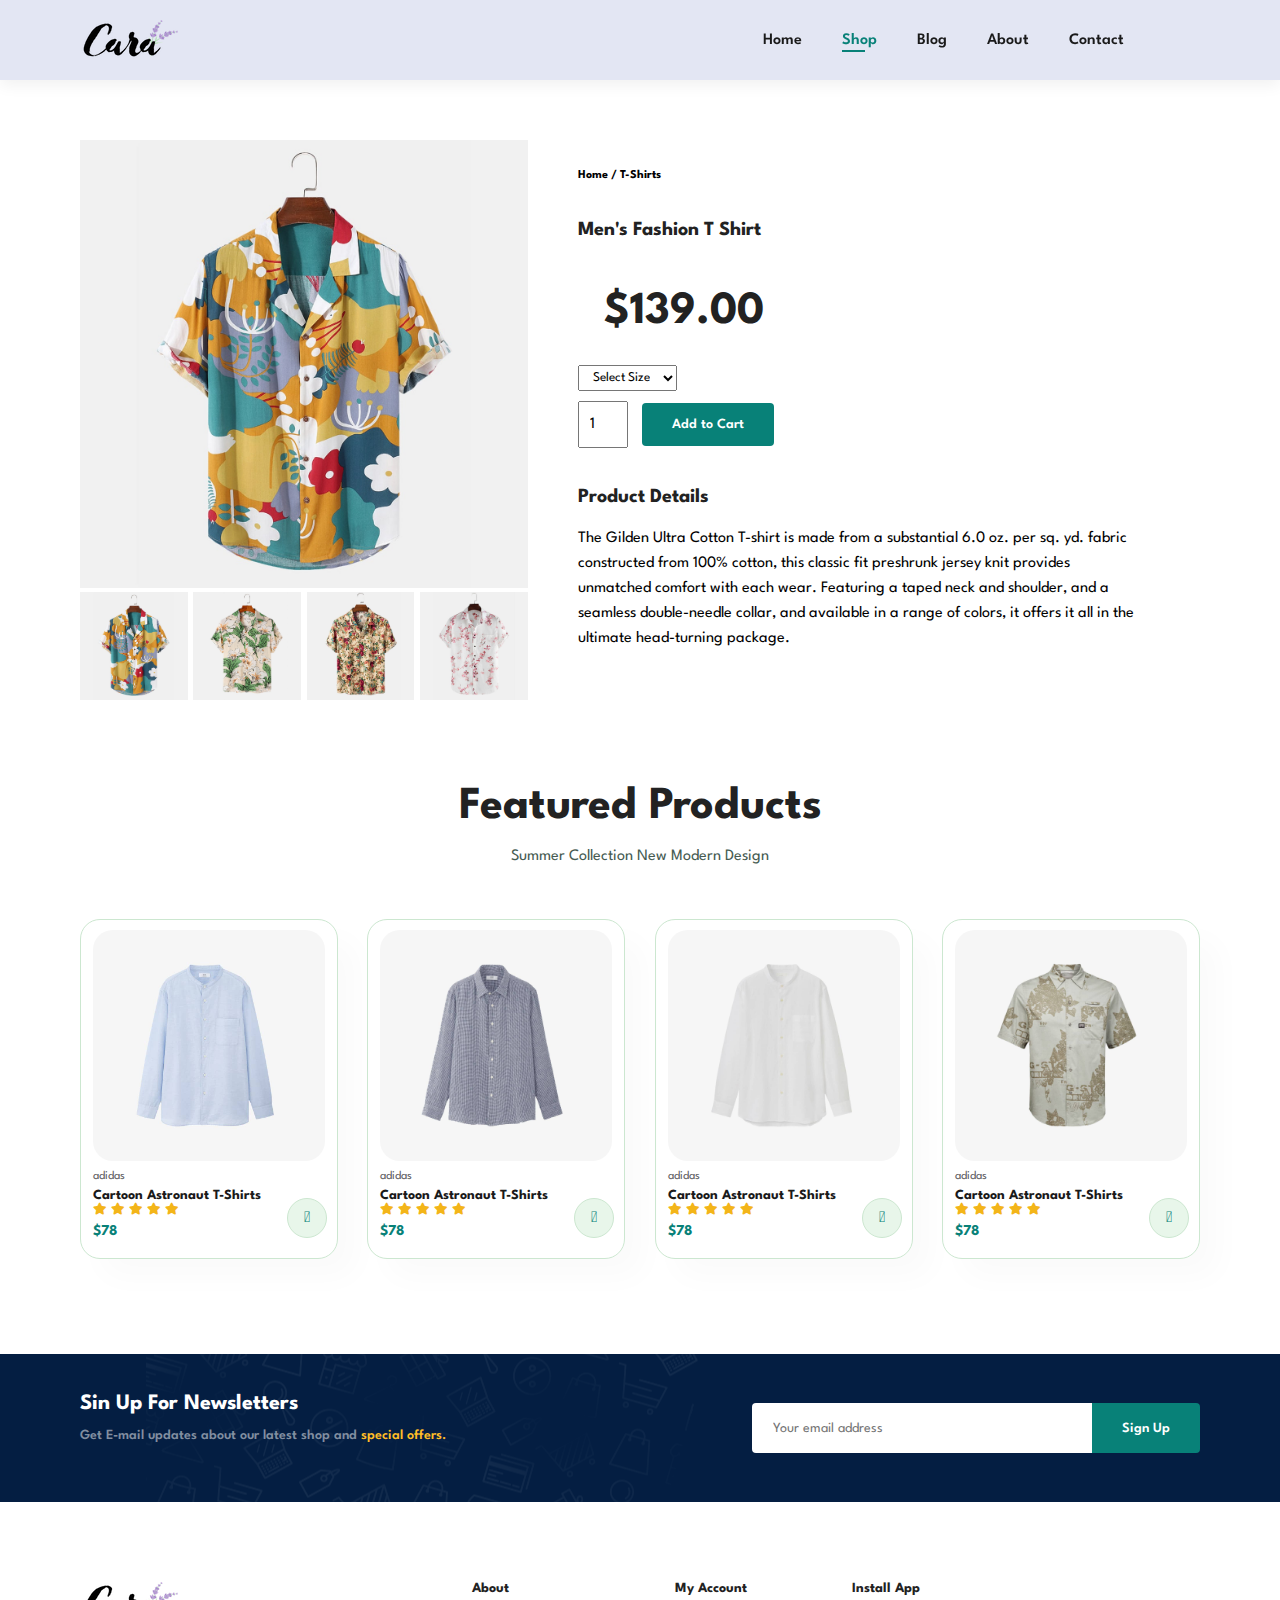
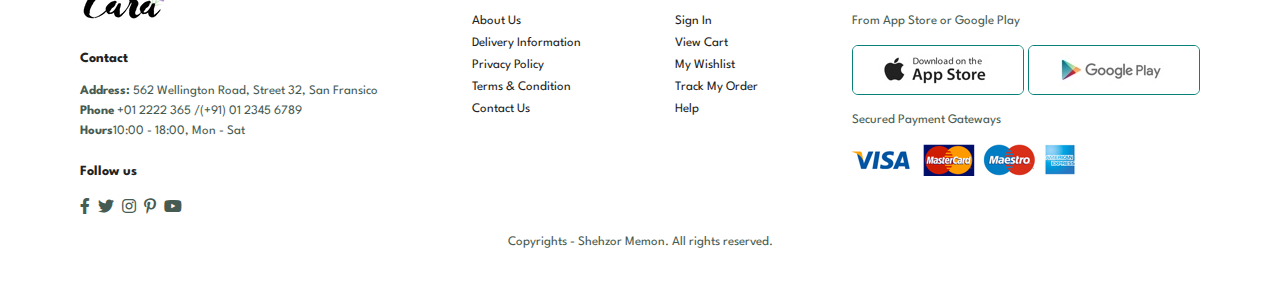
<file: Bootstrap_Project_Cara/cara/sproduct.html>
<html lang="en">
<head>
    <meta charset="UTF-8">
    <meta http-equiv="X-UA-Compatible" content="IE=edge">
    <meta name="viewport" content="width=device-width, initial-scale=1.0">
    <title>Ecommerce Website</title>
    <link rel="stylesheet" href="https://pro.fontawesome.com/releases/v5.10.0/css/all.css"/>
    <link rel="stylesheet" href="style.css">
    <link rel="icon" type="image/png" href="img/company_logo.png">
</head>
<body>
    <section id="header">
        <a href="#"><img src="img/logo.png" class="logo" alt=""></a>

        <div>
            <ul id="navbar">
                <li><a href="index.html">Home</a></li>
                <li><a class="active" href="shop.html">Shop</a></li>
                <li><a href="blog.html">Blog</a></li>
                <li><a href="about.html">About</a></li>
                <li><a href="contact.html">Contact</a></li>
                <li id="lg-bag"><a href="cart.html"><i class="far fa-shopping-bag"></i></a></li>
                <a href="#" id="close"><i class="far fa-times"></i></a>
            </ul>
        </div>
        <div id="mobile">
            <a href="cart.html"><i class="far fa-shopping-bag"></i></a>
            <i id="bar" class="fas fa-outdent"></i>
        </div>
    </section>

    <section id="prodetails" class="section-p1">
        <div class="single-pro-image">
            <img src="img/products/f1.jpg" width="100%" id="MainImg" alt="">

            <div class="small-img-group">
                <div class="small-img-col">
                    <img src="img/products/f1.jpg" width="100%" class="small-img" alt="">
                </div>
                <div class="small-img-col">
                    <img src="img/products/f2.jpg" width="100%" class="small-img" alt="">
                </div>
                <div class="small-img-col">
                    <img src="img/products/f3.jpg" width="100%" class="small-img" alt="">
                </div>
                <div class="small-img-col">
                    <img src="img/products/f4.jpg" width="100%" class="small-img" alt="">
                </div>
            </div>
        </div>

        <div class="single-pro-details">
            <h6>Home / T-Shirts</h6>
            <h4>Men's Fashion T Shirt</h4>
            <h2>$139.00</h2>
            <select>
                <option>Select Size</option>
                <option>XL</option>
                <option>XXL</option>
                <option>Small</option>
                <option>Large</option>
            </select>
            <input type="number" value="1">
            <button class="normal">Add to Cart</button>
            <h4>Product Details</h4>
            <span>The Gilden Ultra Cotton T-shirt is made from a substantial 6.0 oz. per sq. yd. fabric constructed from 100% cotton, this classic fit preshrunk jersey knit provides unmatched comfort with each wear. Featuring a taped neck and shoulder, and a seamless double-needle collar, and available in a range of colors, it offers it all in the ultimate head-turning package.</span>
        </div>
    </section>

    <section id="product1" class="section-p1">
        <h2>Featured Products</h2>
        <p>Summer Collection New Modern Design</p>
        <div class="pro-container">
            <div class="pro">
                <img src="img/products/n1.jpg" alt="">
                <div class="des">
                    <span>adidas</span>
                    <h5>Cartoon Astronaut T-Shirts</h5>
                    <div class="star">
                        <i class="fas fa-star"></i>
                        <i class="fas fa-star"></i>
                        <i class="fas fa-star"></i>
                        <i class="fas fa-star"></i>
                        <i class="fas fa-star"></i>
                    </div>
                    <h4>$78</h4>
                </div>
                <a href="#"><i class="fal fa-shopping-cart cart"></i></a>
            </div>

            <div class="pro">
                <img src="img/products/n2.jpg" alt="">
                <div class="des">
                    <span>adidas</span>
                    <h5>Cartoon Astronaut T-Shirts</h5>
                    <div class="star">
                        <i class="fas fa-star"></i>
                        <i class="fas fa-star"></i>
                        <i class="fas fa-star"></i>
                        <i class="fas fa-star"></i>
                        <i class="fas fa-star"></i>
                    </div>
                    <h4>$78</h4>
                </div>
                <a href="#"><i class="fal fa-shopping-cart cart"></i></a>
            </div>

            <div class="pro">
                <img src="img/products/n3.jpg" alt="">
                <div class="des">
                    <span>adidas</span>
                    <h5>Cartoon Astronaut T-Shirts</h5>
                    <div class="star">
                        <i class="fas fa-star"></i>
                        <i class="fas fa-star"></i>
                        <i class="fas fa-star"></i>
                        <i class="fas fa-star"></i>
                        <i class="fas fa-star"></i>
                    </div>
                    <h4>$78</h4>
                </div>
                <a href="#"><i class="fal fa-shopping-cart cart"></i></a>
            </div>

            <div class="pro">
                <img src="img/products/n4.jpg" alt="">
                <div class="des">
                    <span>adidas</span>
                    <h5>Cartoon Astronaut T-Shirts</h5>
                    <div class="star">
                        <i class="fas fa-star"></i>
                        <i class="fas fa-star"></i>
                        <i class="fas fa-star"></i>
                        <i class="fas fa-star"></i>
                        <i class="fas fa-star"></i>
                    </div>
                    <h4>$78</h4>
                </div>
                <a href="#"><i class="fal fa-shopping-cart cart"></i></a>
            </div>
            
        </div>
    </section>

    <section id="newsletter" class="section-p1 section-m1">
        <div class="newstext">
            <h4>Sin Up For Newsletters</h4>
            <p>Get E-mail updates about our latest shop and <span>special offers.</span></p>
        </div>
        <div class="form">
            <input type="text" placeholder="Your email address">
            <button class="normal">Sign Up</button>
        </div>
    </section>

    <footer class="section-p1">
        <div class="col">
            <img class="logo" src="img/logo.png" alt="">
            <h4>Contact</h4>
            <p><strong>Address:</strong> 562 Wellington Road, Street 32, San Fransico</p>
            <p><strong>Phone</strong> +01 2222 365 /(+91) 01 2345 6789</p>
            <p><strong>Hours</strong>10:00 - 18:00, Mon - Sat</p>
            <div class="follow">
                <h4>Follow us</h4>
                <div class="icon">
                    <i class="fab fa-facebook-f"></i>
                    <i class="fab fa-twitter"></i>
                    <i class="fab fa-instagram"></i>
                    <i class="fab fa-pinterest-p"></i>
                    <i class="fab fa-youtube"></i>
                </div>
            </div>
        </div>

        <div class="col">
            <h4>About</h4>
            <a href="#">About Us</a>
            <a href="#">Delivery Information</a>
            <a href="#">Privacy Policy</a>
            <a href="#">Terms & Condition</a>
            <a href="#">Contact Us</a>
        </div>

        <div class="col">
            <h4>My Account</h4>
            <a href="#">Sign In</a>
            <a href="#">View Cart</a>
            <a href="#">My Wishlist</a>
            <a href="#">Track My Order</a>
            <a href="#">Help</a>
        </div>

        <div class="col install">
            <h4>Install App</h4>
            <p>From App Store or Google Play</p>
            <div class="row">
                <img src="img/pay/app.jpg" alt="">
                <img src="img/pay/play.jpg" alt="">
            </div>
                <p>Secured Payment Gateways</p>
                <img src="img/pay/pay.png" alt="">
        </div>

        <div class="copyright">
            <p> Copyrights - Shehzor Memon. All rights reserved.</p>
        </div>
    </footer>

    <script>
        var MainImg = document.getElementById("MainImg");
        var smallImg = document.getElementsByClassName("small-img")

        smallImg[0].onclick = function(){
            MainImg.src = smallImg[0].src;
        }
        smallImg[1].onclick = function(){
            MainImg.src = smallImg[1].src;
        }
        smallImg[2].onclick = function(){
            MainImg.src = smallImg[2].src;
        }
        smallImg[3].onclick = function(){
            MainImg.src = smallImg[3].src;
        }
    </script>

    <script src="script.js"></script>
</body>
</html>
</file>
<file: Bootstrap_Project_Cara/cara/style.css>
@import url('https://fonts.googleapis.com/css2?family=Spartan:wght@100,200;300;400;500;600;700;800;900&display=swap');

* {
    margin: 0;
    padding: 0;
    box-sizing: border-box;
    font-family: 'Spartan', sans-serif;
}

h1 {
    font-size: 50px;
    line-height: 64px;
    color: #222;
}

h2 {
    font-size: 46px;
    line-height: 54px;
    color: #222;
}

h4 {
    font-size: 20px;
    color: #222;
}

h6 {
    font-weight: 700;
    font-size: 12px;
}

p {
    font-size: 16px;
    color: #465b52;
    margin: 15px 0 20px 0;
}

.section-p1 {
    padding: 40px 80px;
}

.section-m1 {
    margin: 40px 0;
}

button.normal {
    font-size: 14px;
    font-weight: 600;
    padding: 15px 30px;
    color: #000;
    background-color: #fff;
    border-radius: 4px;
    cursor: pointer;
    border: none;
    outline: none;
    transition: .2s;
}

button.white {
    font-size: 13px;
    font-weight: 600;
    padding: 11px 18px;
    color: #fff;
    background-color: transparent;
    cursor: pointer;
    border: 1px solid #fff;
    outline: none;
    transition: .2s;
}


body {
    width: 100%;
}

/* Header Start */
#header {
    display: flex;
    align-items: center;
    justify-content: space-between;
    padding: 20px 80px;
    background: #E3E6F3;
    box-shadow: 0 5px 15px rgba(0, 0, 0, 0.06);
    z-index: 999;
    position: sticky;
    top: 0;
    left: 0;
}

#navbar {
    display: flex;
    align-items: center;
    justify-content: center;
}

#navbar li {
    list-style: none;
    padding: 0 20px;
    position: relative;
}

#navbar li a {
    text-decoration: none;
    font-size: 16px;
    font-weight: 600;
    color: #1a1a1a;
    transition: .3s ease;
}
#navbar li a:hover {
    color: #088178;
}

#navbar li a:hover,
#navbar li a.active {
    color: #088178;
}

#navbar li a.active::after,
#navbar li a:hover::after {
    content: '';
    width: 30%;
    height: 2px;
    background: #088178;
    position: absolute;
    bottom: -4px;
    left: 20px;
}

#mobile {
    display: none;
    align-items: center;
}

#close {
    display: none;
}

/* Hoe Page */
#hero {
    background-image: url(img/gif.gif);
    height: 90vh;
    width: 100%;
    background-size: cover;
    background-position: top 25% right 0;
    padding: 0 80px;
    display: flex;
    flex-direction: column;
    align-items: flex-start;
    justify-content: center;
}

#hero h4 {
    padding-bottom: 15px;
}

#hero h1 {
    color: #088178;
}

#hero button {
    background-image: url(img/button.png);
    background-color: transparent;
    color: #088178;
    border: 0;
    padding: 14px 80px 14px 65px;
    background-repeat: no-repeat;
    cursor: pointer;
    font-weight: 700;
    font-size: 15px;
}

#feature {
    display: flex;
    align-items: center;
    justify-content: space-between;
    flex-wrap: wrap;
}

#feature .fe-box {
    width: 180px;
    text-align: center;
    padding: 25px 15px;
    box-shadow: 20px 20px 34px rgba(0, 0, 0, 0.03);
    border: 1px solid #cce7d0;
    border-radius: 4px;
    margin: 15px 0;
}

#feature .fe-box:hover {
    box-shadow: 10px 10px 54px rgba(70, 62, 221, 0.1);
}

#feature .fe-box h6 {
    display: inline-block;
    padding: 9px 8px 6px 8px;
    line-height: 1;
    border-radius: 4px;
    color: #088178;
    background-color: #fddde4;
}

#feature .fe-box  img {
    width: 100%;
    margin-bottom: 10px;
}

#feature .fe-box:nth-child(2) h6 {
    background-color: #cdebbc;
}

#feature .fe-box:nth-child(3) h6 {
    background-color: #d1e8f2;
}

#feature .fe-box:nth-child(4) h6 {
    background-color: #cdd4f8;
}

#feature .fe-box:nth-child(5) h6 {
    background-color: #f6dbf6;
}

#feature .fe-box:nth-child(6) h6 {
    background-color: #fff2e5;
}

#product1 {
    text-align: center;
}

#product1 .pro-container {
    display: flex;
    justify-content: space-between;
    padding-top: 20px;
    flex-wrap: wrap;
}

#product1 .pro {
    width: 23%;
    min-width: 250px;
    padding: 10px 12px;
    border: 1px solid #cce7d0;
    border-radius: 20px;
    cursor: pointer;
    box-shadow: 20px 20px 30px rgba(0, 0, 0, 0.02);
    margin: 15px 0;
    transition: 0.2s ease;
    position: relative;
}

#product1 .pro:hover {
    box-shadow: 20px 20px 30px rgba(0, 0, 0, 0.06);
}

#product1 .pro img {
    width: 100%;
    border-radius: 20px;
}

#product1 .pro .des {
    text-align: start;
    padding: 10px 0;
}

#product1 .pro .des span {
    color: #606063;
    font-size: 12px;
}

#product1 .pro .des h5 {
    padding-top: 7px;
    color: #1a1a1a;
    font-size: 14px;
}

#product1 .pro .des i {
    font-size: 12px;
    color: rgb(243, 181, 25);
}

#product1 .pro .des h4 {
    padding-top: 7px;
    font-size: 15px;
    font-weight: 700;
    color: #088178;
}

#product1 .pro .cart {
    width: 40px;
    height: 40px;
    line-height: 40px;
    border-radius: 50px;
    background-color: #e8f6ea;
    font-weight: 500;
    color: #088178;
    border: 1px solid #cce7d0;
    position: absolute;
    bottom: 20px;
    right: 10px;
}

#banner {
    display: flex;
    flex-direction: column;
    justify-content: center;
    align-items: center;
    text-align: center;
    background-image: url(img/banner/b2.jpg);
    width: 100%;
    height: 40vh;
    background-size: cover;
    background-position: center;
}

#banner h4 {
    color: #fff;
    font-size: 16px;
}

#banner h2 {
    color: #fff;
    font-size: 30px;
    padding: 10px 0;
}

#banner h2 span {
    color: #ef3636;
}

#banner button:hover {
    background: #088178;
    color: #fff;
}

#sm-banner {
    display: flex;
    justify-content: space-between;
    flex-wrap: wrap;
}

#sm-banner .banner-box {
        display: flex;
        flex-direction: column;
        justify-content: center;
        align-items: flex-start;
        background-image: url(img/banner/b17.jpg);
        min-width: 540px;
        height: 50vh;
        background-size: cover;
        background-position: center;
        padding: 30px;
}

#sm-banner .banner-box2 {
    background-image: url(img/banner/b10.jpg);
}

#sm-banner h4 {
    color: #fff;
    font-size: 20px;
    font-weight: 300;
}

#sm-banner h2 {
    color: #fff;
    font-size: 28px;
    font-weight: 800;
}

#sm-banner span {
    color: #fff;
    font-size: 14px;
    font-weight: 500;
    padding-bottom: 15px;
}

#sm-banner .banner-box:hover button {
    background: #088178;
    border: 1px solid #088178;
}

#banner3 {
    display: flex;
    justify-content: space-between;
    flex-wrap: wrap;
    padding: 0 80px;
}

#banner3 .banner-box {
        display: flex;
        flex-direction: column;
        justify-content: center;
        align-items: flex-start;
        background-image: url(img/banner/b7.jpg);
        min-width: 30%;
        height: 30vh;
        background-size: cover;
        background-position: center;
        padding: 20px;
        margin-bottom: 20px;
}

#banner3 .banner-box2 {
    background-image: url(img/banner/b4.jpg);
}

#banner3 .banner-box3 {
    background-image: url(img/banner/b18.jpg);
}

#banner3 h2 {
    color: #fff;
    font-weight: 900;
    font-size: 22px;
}

#banner3 h3 {
    color: #ec544e;
    font-weight: 800;
    font-size: 15px;
}

#newsletter {
    display: flex;
    justify-content: space-between;
    flex-wrap: wrap;
    align-items: center;
    background-image: url(img/banner/b14.png);
    background-repeat: no-repeat;
    background-position: 20% 30%;
    background-color: #041e42;
}

#newsletter h4 {
    font-size: 22px;
    font-weight: 700;
    color: #fff;
}

#newsletter p {
    font-size: 14px;
    font-weight: 600;
    color: #818ea0;
}

#newsletter p span{
    color: #ffbd27;
}

#newsletter .form {
    display: flex;
    width: 40%;
}

#newsletter input {
    height: 3.125rem;
    padding: 0 1.25rem;
    font-size: 14px;
    width: 100%;
    border: 1px solid transparent;
    border-radius: 4px;
    outline: none;
    border-top-right-radius: 0;
    border-bottom-right-radius: 0;
}

#newsletter button {
    background-color: #088178;
    color: #fff;
    white-space: nowrap;
    border-top-left-radius: 0;
    border-bottom-left-radius: 0;
}

footer {
    display: flex;
    flex-wrap: wrap;
    justify-content: space-between;
}

footer .col {
    display: flex;
    flex-direction: column;
    align-items: flex-start;
    margin-bottom: 20px;
}

footer .logo {
    margin-bottom: 30px;
}

footer h4 {
    font-size: 14px;
    padding-bottom: 20px;
}

footer p {
    font-size: 13px;
    margin:  0 0 8px 0;
}

footer a {
    font-size: 13px;
    text-decoration: none;
    color: #222;
    margin-bottom: 10px;
}

footer .follow {
    margin-top: 20px;
}

footer .follow i {
    color: #465b52;
    padding-right: 4px;
    cursor: pointer;
}

footer .install .row img {
    border: 1px solid #088178;
    border-radius: 6px;
}

footer .install img {
    margin: 10px 0 15px 0;
}

footer .follow i:hover,
footer a:hover{
    color: #088178;
}

footer .copyright {
    width: 100%;
    text-align: center;
}



/* Shop Page */

#page-header {
    background-image: url(img/banner/b1.jpg);
    width: 100%;
    height: 40vh;
    background-size: cover;
    display: flex;
    justify-content: center;
    align-items: center;
    flex-direction: column;
    padding: 14px;
}

#page-header h2,
#page-header p {
    color: #fff;
}

#pagination {
    text-align: center;
}

#pagination a {
    text-decoration: none;
    background-color: #088178;
    padding: 15px 20px;
    border-radius: 4px;
    color: #fff;
    font-weight: 600;
}

#pagination a i {
    font-size: 16px;
    font-weight: 600;
}

/* Single Product */

#prodetails {
    display: flex;
    margin-top: 20px;
}

#prodetails .single-pro-image {
    width: 40%;
    margin-right: 50px;
}

.small-img-group {
    display: flex;
    justify-content: space-between;
}

.small-img-col {
    flex-basis: 24%;
    cursor: pointer;
    margin-top: 4px;
}

#prodetails .single-pro-details {
    width: 50%;
    padding-top: 30px;
}

#prodetails .single-pro-details h4 {
    padding: 40px 0 20px 0;
}

#prodetails .single-pro-details h2 {
    padding: 26px;
}

#prodetails .single-pro-details select {
    display: block;
    padding: 5px 10px;
    margin-bottom: 10px;
}

#prodetails .single-pro-details input {
    width: 50px;
    height: 47px;
    padding-left: 10px;
    font-size: 16px;
    margin-right: 10px;
}

#prodetails .single-pro-details input:focus {
    outline: none;
}

#prodetails .single-pro-details button {
    background-color: #088178;
    color: #fff;
}

#prodetails .single-pro-details span {
    line-height: 25px;
}

/* Blog Page */

#page-header2 {
    background-image: url(img/banner/b19.jpg);
    width: 100%;
    height: 40vh;
    background-size: cover;
    display: flex;
    justify-content: center;
    align-items: center;
    flex-direction: column;
    padding: 14px;
}

#page-header2 h2,
#page-header2 p {
    color: #fff;
}

#blog {
    padding: 150px 150px 0 150px;
}

#blog .blog-box {
    display: flex;
    align-items: center;
    width: 100%;
    position: relative;
    padding-bottom: 90px;
}

#blog .blog-img {
    width: 50%;
    margin-right: 40px;
}

#blog img {
    width: 100%;
    height: 300px;
    object-fit: cover;
}

#blog .blog-details {
    width: 50%;
}

#blog .blog-details a {
    text-decoration: none;
    font-size: 11px;
    color: #000;
    font-weight: 600;
    position: relative;
    transition: 0.3s;
}

#blog .blog-details a::after {
    content: "";
    width: 50px;
    height: 1px;
    background-color: #000;
    position: absolute;
    top: 4px;
    right: -60px;
}

#blog .blog-details a:hover {
    color: #088178;
}

#blog .blog-details a:hover::after {
    background-color: #088178;
}

#blog .blog-box h1 {
    position: absolute;
    top: -40px;
    left: 0;
    font-size: 70px;
    font-weight: 700;
    color: #c9cbce;
    z-index: -9;
}

/* About */

#page-header3 {
    background-image: url(img/about/banner.png);
    width: 100%;
    height: 40vh;
    background-size: cover;
    display: flex;
    justify-content: center;
    align-items: center;
    flex-direction: column;
    padding: 14px;
}

#page-header3 h2,
#page-header3 p {
    color: #fff;
}

#about-head {
    display: flex;
    align-items: center;
}

#about-head img {
    width: 50%;
    height: auto;
}

#about-head div {
    padding-left: 40px;
}

#about-app {
    text-align: center;
}

#about-app .video {
    width: 70%;
    height: 100%;
    margin: 30px auto 0 auto;
}

#about-app .video video {
    width: 100%;
    height: 100%;
    border-radius: 20px;
}

/* Contact page */
#contact-details {
    display: flex;
    align-items: center;
    justify-content: space-between;
}

#contact-details .details {
    width: 40%;
}

#contact-details .details span,
#form-details form span {
    font-size: 12px;
}

#contact-details .details h2,
#form-details form h2 {
    font-size: 26px;
    line-height: 35px;
    padding: 20px 0;
}

#contact-details .details h3 {
    font-size: 16px;
    padding-bottom: 15px;
}

#contact-details .details li {
    list-style: none;
    display: flex;
    padding: 10px 0;
}

#contact-details .details li i {
    font-size: 14px;
    padding-right: 22px;
}

#contact-details .details li p {
    margin: 0;
    font-size: 14px;
}

#contact-details .map {
    width: 55%;
    height: 400px;
}

#contact-details .map iframe {
    width: 100%;
    height: 100%;
}

#form-details {
    display: flex;
    justify-content: space-between;
    margin: 30px;
    padding: 80px;
    border: 1px solid #e1e1e1;
}

#form-details form {
    width: 65%;
    display: flex;
    flex-direction: column;
    align-items: flex-start;
}

#form-details form input,
#form-details form textarea {
    width: 100%;
    padding: 12px 15px;
    outline: none;
    margin-bottom: 20px;
    border: 1px solid #e1e1e1;
}

#form-details form button {
    background-color: #088178;
    color: #fff;
}

#form-details .people div {
    padding-bottom: 25px;
    display: flex;
    align-items: flex-start;
}

#form-details .people div img {
    width: 65px;
    height: 65px;
    object-fit: cover;
    margin-right: 15px;
}

#form-details .people div p {
    margin: 0;
    font-size: 13px;
    line-height: 25px;
}

#form-details .people div p span {
    display: block;
    font-size: 16px;
    font-weight: 600;
    color: #000;
}

/* Cart Page */
#cart {
    overflow-x: auto;
}

#cart table {
    width: 100%;
    border-collapse: collapse;
    table-layout: fixed;
    white-space: nowrap;
}

#cart table img {
    width: 70%;
}

#cart table td:nth-child(1) {
    width: 100px;
    text-align: center;
}

#cart table td:nth-child(2) {
    width: 150px;
    text-align: center;
}

#cart table td:nth-child(3) {
    width: 250px;
    text-align: center;
}

#cart table td:nth-child(4),
#cart table td:nth-child(5),
#cart table td:nth-child(6) {
    width: 150px;
    text-align: center;
}

#cart table td:nth-child(5) input {
    width: 70px;
    padding: 10px 5px 10px 15px;
}

#cart table thead {
    border: 1px solid #e2e9e1;
    border-left: none;
    border-right: none;
}

#cart table thead td {
    font-weight: 700;
    text-transform: uppercase;
    font-size: 13px;
    padding: 18px 0;
}

#cart table tbody tr td {
    padding-top: 15px;
}

#cart table tbody td {
    font-size: 13px;
}

#cart-add {
    display: flex;
    flex-wrap: wrap;
    justify-content: space-between;
}

#coupon {
    width: 50%;
    margin-bottom: 30px;
}

#coupon h3,
#subtotal h3 {
    padding-bottom: 15px;
}

#coupon input {
    padding: 10px 20px;
    outline: none;
    width: 60%;
    margin-right: 10px;
    border: 1px solid #e2e9e1;
}

#coupon button,
#subtotal button {
    background-color: #088178;
    color: #fff;
    padding: 12px 20px;
}

#subtotal {
    width: 50%;
    margin-bottom: 30px;
    border: 1px solid #e2e9e1;
    padding: 30px;
}

#subtotal table {
    border-collapse: collapse;
    width: 100%;
    margin-bottom: 20px;
}

#subtotal table td {
    width: 50%;
    border: 1px solid #e2e9e1;
    padding: 10px;
    font-size: 13px;
}

/* Media Query */
@media (max-width: 799px) {
    .section-p1 {
        padding: 40px 40px;
    }

    #navbar {
        display: flex;
        flex-direction: column;
        align-items: flex-start;
        justify-content: flex-start;
        position: fixed;
        top: 0;
        right: -300px;
        height: 100vh;
        width: 300px;
        background-color: #E3E6F3;
        box-shadow: 0 40xp 60px (0, 0, 0, 0.1);
        padding: 80px 0 0 10px;
        transition: 0.3s;
    }

    #navbar.active {
        right: 0;
    }

    #navbar li {
       margin-bottom: 25px; 
    }

    #mobile {
        display: flex;
        align-items: center;
    }

    #mobile i {
        color: #1a1a1a;
        font-size: 24px;
        padding-left: 20px;
    }

    #close {
        display: initial;
        position: absolute;
        top: 30px;
        left: 30px;
        color: #222;
        font-size: 24px;
    }

    #lg-bag {
        display: none;
    }

    #hero {
        height: 70vh;
        padding: 0 80px;
        background-position: top 30% right 30%;
    }

    #feature {
        justify-content: center;    
    }

    #feature .fe-box {
        margin: 15px 15px;
    }

    #product1 .pro-container {
        justify-content: center;
    }

    #product1 .pro {
        margin: 15px;
    }

    #banner {
        height: 20vh;
    }

    #sm-banner .banner-box {
        min-width: 100%;
        height: 30vh;
    }

    #banner3 {
        padding: 0 40px;
    }

    #banner3 .banner-box {
        width: 28%;
    }

    #newsletter .form {
        width: 70%;
    }

    /* Contact Page */
    #form-details {
        padding: 40px;
    }

    #form-details form {
        width: 50%;
    }
}


@media (max-width: 477px) {
    .section-p1 {
        padding: 20px;
    }

    #header {
        padding: 10px 30px;
    }

    h1 {
        font-size: 38px;
    }

    h2 {
        font-size: 32px;
    }

    #hero {
        padding: 0 20px;
        background-position: 55%;
    }

    #feature {
        justify-content: space-between;
    }

    #feature .fe-box {
        width: 155px;
        margin: 0 0 15px 0;
    }

    #product1 .pro {
        width: 100%;
    }

    #banner {
        height: 40vh;
    }

    #sm-banner .banner-box {
        height: 40vh;
    }

    #sm-banner .banner-box2 {
        margin-top: 20px;
    }

    #banner3 {
        padding: 0 20px;
    }

    #banner3 .banner-box {
        width: 100%;
    }

    #newsletter {
        padding: 40px 20px;
    }

    #newsletter .form {
        width: 100%;
    }

    footer .copyright {
        text-align: start;
    }

    /* Single product */
    #prodetails {
        display: flex;
        flex-direction: column;
    }

    #prodetails .single-pro-image {
        width: 100%;
        margin-right: 0px;
    }

    #prodetails .single-pro-details {
        width: 100%;
    }

    /* Blog Page */
    #blog {
        padding: 100px 20px 0 20px;
    }

    #blog .blog-box {
        display: flex;
        flex-direction: column;
        align-items: flex-start;
    }

    #blog .blog-img {
        width: 100%;
        margin-right: 0px;
        margin-bottom: 30px;
    }

    #blog .blog-details {
        width: 100%;
    }

    /* About Page */
    #about-head {
        flex-direction: column;
    }

    #about-head img {
        width: 100%;
        margin-bottom: 20px;
    }

    #about-head div {
        padding-left: 0px;
    }

    #about-app .video {
        width: 100%;
    }

    /* Contact Page */
    #contact-details {
        flex-direction: column;
    }

    #contact-details .details {
        width: 100%;
        margin-bottom: 30px;
    }

    #contact-details .map {
        width: 100%;
    }

    #form-details {
        margin: 10px;
        padding: 30px 10px;
        flex-wrap: wrap;
    }

    #form-details form {
        width: 100%;
        margin-bottom: 30px;
    }

    /* Cart Page */
    #cart-add {
        flex-direction: column;
    }

    #coupon {
        width: 100%;
    }

    #subtotal {
        width: 100%;
        padding: 20px;
    }
}
</file>
